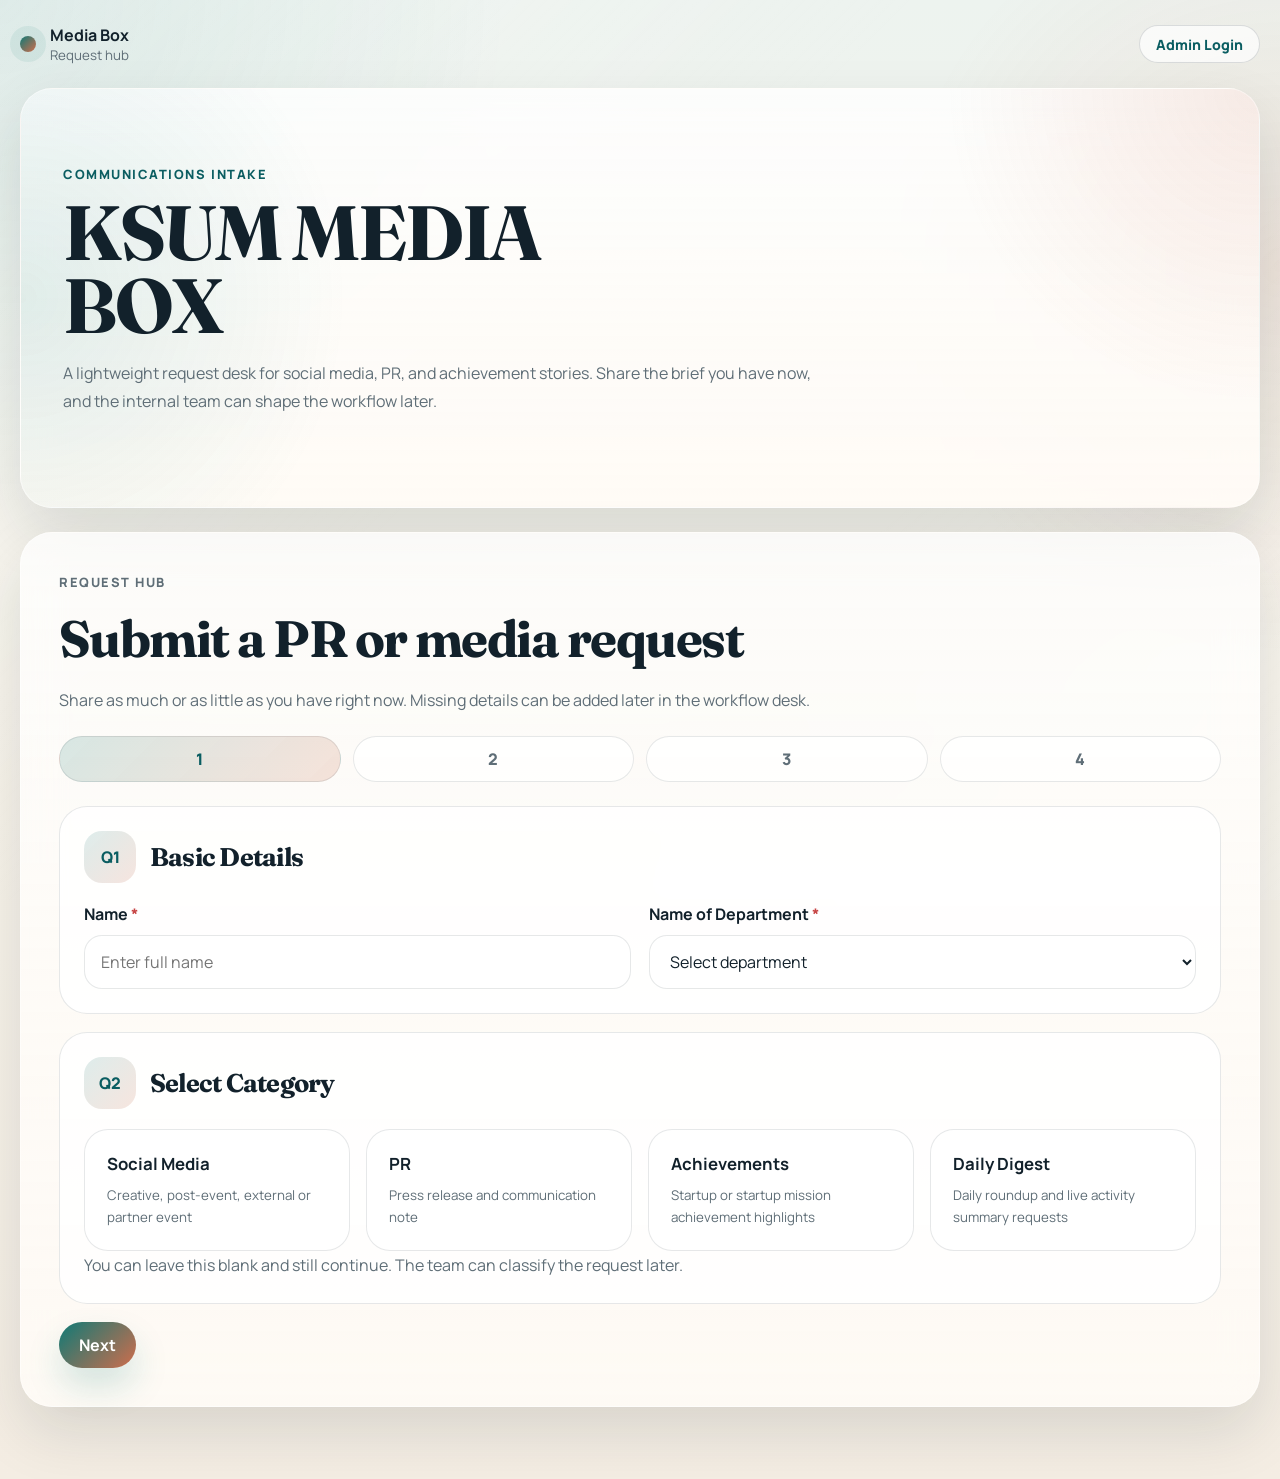
<file: index.html>
<!doctype html>
<html lang="en">
  <head>
    <meta charset="utf-8">
    <meta name="viewport" content="width=device-width, initial-scale=1">
    <meta
      name="description"
      content="Media Box Request Hub for PR, social media, and achievement workflows."
    >
    <title>Media Box Request Hub</title>
    <link rel="preconnect" href="https://fonts.googleapis.com">
    <link rel="preconnect" href="https://fonts.gstatic.com" crossorigin>
    <link
      href="https://fonts.googleapis.com/css2?family=Manrope:wght@400;500;600;700;800&family=Fraunces:opsz,wght@9..144,600;9..144,700&display=swap"
      rel="stylesheet"
    >
    <link rel="stylesheet" href="styles.css">
  </head>
  <body>
    <div class="ambient-layer" aria-hidden="true"></div>

    <main class="app-shell">
      <header class="topbar">
        <a class="brand-mark" href="index.html">
          <span class="brand-mark-dot"></span>
          <span>
            <strong>Media Box</strong>
            <small>Request hub</small>
          </span>
        </a>

        <div class="topbar-actions">
          <a class="login-tab" href="dashboard.html">Admin Login</a>
        </div>
      </header>

      <section class="hero-panel hero-panel-clean">
        <div class="hero-copy">
          <p class="eyebrow">Communications Intake</p>
          <h1>KSUM MEDIA BOX</h1>
          <p class="hero-text">
            A lightweight request desk for social media, PR, and achievement stories.
            Share the brief you have now, and the internal team can shape the workflow later.
          </p>
        </div>
      </section>

      <section class="form-shell" id="requestHub">
        <div class="section-heading">
          <p class="eyebrow">Request Hub</p>
          <h2>Submit a PR or media request</h2>
          <p>
            Share as much or as little as you have right now. Missing details can be added later in the workflow desk.
          </p>
        </div>

        <div class="progress-strip" aria-label="Form progress">
          <div class="progress-step is-active" data-progress-step="intro">1</div>
          <div class="progress-step" data-progress-step="social-type">2</div>
          <div class="progress-step" data-progress-step="details">3</div>
          <div class="progress-step" data-progress-step="summary">4</div>
        </div>

        <form id="mediaRequestForm" class="media-form" novalidate>
          <div class="step-panel" data-step-panel="intro">
            <section class="form-section">
              <div class="section-title">
                <span>Q1</span>
                <h3>Basic Details</h3>
              </div>

              <div class="field-grid two-col">
                <label class="field">
                  <span>Name <strong class="required-mark">*</strong></span>
                  <input type="text" name="employeeName" placeholder="Enter full name" required>
                </label>

                <label class="field">
                  <span>Name of Department <strong class="required-mark">*</strong></span>
                  <select name="department" required>
                    <option value="">Select department</option>
                    <option>Rink</option>
                    <option>IEDC</option>
                    <option>Grants</option>
                    <option>Investment</option>
                    <option>Coworking</option>
                    <option>Corporate Relations</option>
                    <option>Women</option>
                    <option>Incubation</option>
                    <option>IT</option>
                    <option>Infra</option>
                    <option>HR</option>
                    <option>Admin</option>
                    <option>Accounts</option>
                  </select>
                </label>
              </div>
            </section>

            <section class="form-section">
              <div class="section-title">
                <span>Q2</span>
                <h3>Select Category</h3>
              </div>

              <div class="choice-grid" role="radiogroup" aria-label="Select request category">
                <label class="choice-card">
                  <input type="radio" name="category" value="Social Media">
                  <strong>Social Media</strong>
                  <small>Creative, post-event, external or partner event</small>
                </label>

                <label class="choice-card">
                  <input type="radio" name="category" value="PR">
                  <strong>PR</strong>
                  <small>Press release and communication note</small>
                </label>

                <label class="choice-card">
                  <input type="radio" name="category" value="Achievements">
                  <strong>Achievements</strong>
                  <small>Startup or startup mission achievement highlights</small>
                </label>

                <label class="choice-card">
                  <input type="radio" name="category" value="Daily Digest">
                  <strong>Daily Digest</strong>
                  <small>Daily roundup and live activity summary requests</small>
                </label>
              </div>

              <p class="support-copy">
                You can leave this blank and still continue. The team can classify the request later.
              </p>
            </section>

            <div class="step-actions">
              <button type="button" class="primary-button" id="introNextButton">Next</button>
            </div>
          </div>

          <div class="step-panel hidden" data-step-panel="social-type">
            <section class="form-section">
              <div class="section-title">
                <span>Q3</span>
                <h3>Social Media Type</h3>
              </div>

              <div class="choice-grid" role="radiogroup" aria-label="Select social media type">
                <label class="choice-card">
                  <input type="radio" name="socialType" value="New Creative">
                  <strong>New Creative</strong>
                  <small>Fresh event creative or promotional post</small>
                </label>

                <label class="choice-card">
                  <input type="radio" name="socialType" value="Post Event">
                  <strong>Post-Event</strong>
                  <small>Poster based on completed event coverage</small>
                </label>

                <label class="choice-card">
                  <input type="radio" name="socialType" value="External or Partner Event">
                  <strong>External or Partner Event</strong>
                  <small>External event promotion or collaboration post</small>
                </label>
              </div>

              <p class="support-copy">
                If you are not sure yet, move ahead anyway. The request will still be saved.
              </p>
            </section>

            <div class="step-actions">
              <button type="button" class="ghost-button" data-go-step="intro">Back</button>
              <button type="button" class="primary-button" id="socialTypeNextButton">Next</button>
            </div>
          </div>

          <div class="step-panel hidden" data-step-panel="social-details">
            <section class="form-section hidden" data-social-branch="New Creative">
              <div class="section-title">
                <span>Q4</span>
                <h3>New Creative Details</h3>
              </div>

              <div class="field-grid two-col">
                <label class="field">
                  <span>Name of event</span>
                  <input type="text" name="newCreativeEventName">
                </label>
                <label class="field">
                  <span>Date of event</span>
                  <input type="date" name="newCreativeEventDate">
                </label>
                <label class="field">
                  <span>Time</span>
                  <input type="time" name="newCreativeEventTime">
                </label>
                <label class="field">
                  <span>Location</span>
                  <input type="text" name="newCreativeLocation" placeholder="Venue / city">
                </label>
                <label class="field">
                  <span>Registration Link</span>
                  <input type="url" name="newCreativeRegistrationLink" placeholder="https://">
                </label>
                <label class="field">
                  <span>Drive link to photographs</span>
                  <input type="url" name="newCreativePhotoDriveLink" placeholder="https://">
                </label>
                <label class="field">
                  <span>LinkedIn Profile</span>
                  <input type="url" name="newCreativeLinkedinProfile" placeholder="https://linkedin.com/in/...">
                </label>
                <label class="field">
                  <span>Partner institutions and logos</span>
                  <input type="text" name="newCreativePartnerInstitutions" placeholder="Institutions / logo notes">
                </label>
                <label class="field">
                  <span>Tagging links</span>
                  <input type="text" name="newCreativeTaggingLinks" placeholder="Instagram / LinkedIn / X handles">
                </label>
                <label class="field full-width">
                  <span>Brief description of the event</span>
                  <textarea name="newCreativeDescription" rows="4" placeholder="Share the message or event context"></textarea>
                </label>
                <div class="speaker-repeater full-width" data-speaker-repeater>
                  <div class="speaker-repeater-header">
                    <div>
                      <span class="speaker-kicker">Speaker Details</span>
                      <h4>Add one card per speaker.</h4>
                    </div>
                    <button type="button" class="ghost-button speaker-add-button" data-add-speaker>Add Another Speaker</button>
                  </div>
                  <div class="speaker-cards" data-speaker-cards></div>
                </div>
              </div>
            </section>

            <section class="form-section hidden" data-social-branch="Post Event">
              <div class="section-title">
                <span>Q4</span>
                <h3>Post-Event Details</h3>
              </div>

              <div class="field-grid two-col">
                <label class="field">
                  <span>Title</span>
                  <input type="text" name="postEventTitle">
                </label>
                <label class="field">
                  <span>Date</span>
                  <input type="date" name="postEventDate">
                </label>
                <label class="field">
                  <span>Location</span>
                  <input type="text" name="postEventLocation">
                </label>
                <label class="field">
                  <span>Drive link to photos or creatives</span>
                  <input type="url" name="postEventPhotoDriveLink" placeholder="https://">
                </label>
                <label class="field full-width">
                  <span>Tagging details</span>
                  <textarea name="postEventTaggingDetails" rows="3" placeholder="Mention accounts or URLs to tag"></textarea>
                </label>
              </div>
            </section>

            <section class="form-section hidden" data-social-branch="External or Partner Event">
              <div class="section-title">
                <span>Q4</span>
                <h3>External or Partner Event Details</h3>
              </div>

              <div class="field-grid two-col">
                <label class="field">
                  <span>Name of event</span>
                  <input type="text" name="externalEventName">
                </label>
                <label class="field">
                  <span>Partner organisation</span>
                  <input type="text" name="externalPartnerOrganisation">
                </label>
                <label class="field">
                  <span>Registration Link</span>
                  <input type="url" name="externalRegistrationLink" placeholder="https://">
                </label>
                <label class="field">
                  <span>Date</span>
                  <input type="date" name="externalEventDate">
                </label>
                <label class="field">
                  <span>Location</span>
                  <input type="text" name="externalEventLocation">
                </label>
                <label class="field">
                  <span>Creative to be published</span>
                  <input type="text" name="externalCreativeToBePublished" placeholder="Poster, story, reel, carousel">
                </label>
                <label class="field full-width">
                  <span>Tagging links</span>
                  <textarea name="externalTaggingLinks" rows="3" placeholder="Mention accounts or URLs to tag"></textarea>
                </label>
                <label class="field full-width upload-field">
                  <span>Upload posters or partner-event material</span>
                  <input type="file" name="externalEventUploads" accept="image/*,.pdf" multiple data-upload-input>
                  <small class="field-help">Upload event posters, partner creatives, or images that should go with this submission.</small>
                </label>
                <div class="upload-gallery full-width" data-upload-gallery></div>
              </div>
            </section>

            <section class="form-section submission-section">
              <div class="submit-panel">
                <div class="action-bar">
                  <button type="button" class="ghost-button" data-go-step="social-type">Back</button>
                  <button type="submit" class="primary-button">Submit</button>
                  <button type="button" class="ghost-button print-summary-button" disabled>Print / Save PDF</button>
                </div>
                <p class="status-message" role="status" aria-live="polite"></p>
              </div>
            </section>
          </div>

          <div class="step-panel hidden" data-step-panel="achievements">
            <section class="form-section">
              <div class="section-title">
                <span>Q3</span>
                <h3>Achievement Details</h3>
              </div>

              <div class="field-grid two-col">
                <label class="field">
                  <span>Startups / Startup mission</span>
                  <input type="text" name="achievementStartupName">
                </label>
                <label class="field">
                  <span>Photos if any</span>
                  <input type="url" name="achievementPhotos" placeholder="Drive link / image URL">
                </label>
                <label class="field">
                  <span>Logos to be included</span>
                  <input type="text" name="achievementLogos" placeholder="Startup / partner logos">
                </label>
                <label class="field">
                  <span>Tagging links</span>
                  <input type="text" name="achievementTaggingLinks" placeholder="Social handles or profile links">
                </label>
                <label class="field">
                  <span>Contact details of startup</span>
                  <input type="text" name="achievementContactDetails" placeholder="Can be filled later if needed">
                </label>
                <label class="field full-width">
                  <span>Brief description</span>
                  <textarea name="achievementDescription" rows="4" placeholder="Describe the achievement and why it matters"></textarea>
                </label>
                <label class="field full-width upload-field">
                  <span>Upload relevant images</span>
                  <input type="file" name="achievementUploads" accept="image/*,.pdf" multiple data-upload-input>
                  <small class="field-help">Upload achievement creatives, event images, certificates, or related visual material.</small>
                </label>
                <div class="upload-gallery full-width" data-upload-gallery></div>
              </div>
            </section>

            <section class="form-section submission-section">
              <div class="submit-panel">
                <div class="action-bar">
                  <button type="button" class="ghost-button" data-go-step="intro">Back</button>
                  <button type="submit" class="primary-button">Submit</button>
                  <button type="button" class="ghost-button print-summary-button" disabled>Print / Save PDF</button>
                </div>
                <p class="status-message" role="status" aria-live="polite"></p>
              </div>
            </section>
          </div>

          <div class="step-panel hidden" data-step-panel="pr">
            <section class="form-section">
              <div class="section-title">
                <span>Q3</span>
                <h3>Press Release Details</h3>
              </div>

              <div class="field-grid two-col">
                <label class="field full-width">
                  <span>What is the event or announcement?</span>
                  <textarea name="prEventAnnouncement" rows="3"></textarea>
                </label>
                <label class="field full-width">
                  <span>Who is involved?</span>
                  <textarea name="prWhoIsInvolved" rows="3"></textarea>
                </label>
                <label class="field">
                  <span>When will / did the event take place?</span>
                  <input type="datetime-local" name="prWhen">
                </label>
                <label class="field">
                  <span>Where is the event being held?</span>
                  <input type="text" name="prWhere">
                </label>
                <label class="field full-width">
                  <span>Why is this event or announcement significant?</span>
                  <textarea name="prWhySignificant" rows="3"></textarea>
                </label>
                <label class="field full-width">
                  <span>What are the key highlights or major announcements?</span>
                  <textarea name="prKeyHighlights" rows="3"></textarea>
                </label>
                <label class="field full-width">
                  <span>Are there any notable speakers or guests?</span>
                  <textarea name="prNotableSpeakers" rows="3"></textarea>
                </label>
                <label class="field full-width">
                  <span>What is the background or context of the event?</span>
                  <textarea name="prBackgroundContext" rows="3"></textarea>
                </label>
                <label class="field full-width">
                  <span>Are there any quotes from key individuals?</span>
                  <textarea name="prQuotes" rows="3"></textarea>
                </label>
                <label class="field full-width">
                  <span>Do you have any testimonials or feedback from attendees?</span>
                  <textarea name="prTestimonials" rows="3"></textarea>
                </label>
                <label class="field full-width">
                  <span>Are there any follow-up events or next steps?</span>
                  <textarea name="prFollowUpEvents" rows="3"></textarea>
                </label>
                <label class="field full-width">
                  <span>Where can readers find more information?</span>
                  <textarea name="prMoreInformation" rows="3" placeholder="Websites, social media pages, or contact details"></textarea>
                </label>
                <label class="field full-width upload-field">
                  <span>Upload PR creatives or related media</span>
                  <input type="file" name="prUploads" accept="image/*,.pdf" multiple data-upload-input>
                  <small class="field-help">Upload posters, press creatives, event visuals, or related PR material.</small>
                </label>
                <div class="upload-gallery full-width" data-upload-gallery></div>
                <label class="field full-width">
                  <span>Provide captions for the visual content</span>
                  <textarea name="prCaptions" rows="3"></textarea>
                </label>
                <label class="field full-width">
                  <span>Who will be the contact for review and POC?</span>
                  <textarea name="prContactPerson" rows="3"></textarea>
                </label>
              </div>
            </section>

            <section class="form-section submission-section">
              <div class="submit-panel">
                <div class="action-bar">
                  <button type="button" class="ghost-button" data-go-step="intro">Back</button>
                  <button type="submit" class="primary-button">Submit</button>
                  <button type="button" class="ghost-button print-summary-button" disabled>Print / Save PDF</button>
                </div>
                <p class="status-message" role="status" aria-live="polite"></p>
              </div>
            </section>
          </div>

          <div class="step-panel hidden" data-step-panel="daily-digest">
            <section class="form-section">
              <div class="section-title">
                <span>Q3</span>
                <h3>Daily Digest Details</h3>
              </div>

              <div class="field-grid two-col">
                <label class="field full-width upload-field">
                  <span>Upload your creative</span>
                  <input type="file" name="dailyDigestCreative" accept="image/*,.pdf" multiple data-upload-input>
                  <small class="field-help">Upload the creative asset meant for the daily digest.</small>
                </label>
                <div class="upload-gallery full-width" data-upload-gallery></div>
                <label class="field full-width">
                  <span>Title</span>
                  <input type="text" name="dailyDigestTitle" placeholder="Enter title">
                </label>
                <label class="field full-width">
                  <span>Description</span>
                  <textarea name="dailyDigestDescription" rows="4" placeholder="Write the short daily digest copy"></textarea>
                </label>
                <label class="field full-width">
                  <span>Application link or link if any</span>
                  <input type="url" name="dailyDigestLink" placeholder="https://">
                </label>
              </div>
            </section>

            <section class="form-section submission-section">
              <div class="submit-panel">
                <div class="action-bar">
                  <button type="button" class="ghost-button" data-go-step="intro">Back</button>
                  <button type="submit" class="primary-button">Submit</button>
                  <button type="button" class="ghost-button print-summary-button" disabled>Print / Save PDF</button>
                </div>
                <p class="status-message" role="status" aria-live="polite"></p>
              </div>
            </section>
          </div>

          <div class="step-panel hidden" data-step-panel="details-empty">
            <section class="form-section">
              <div class="section-title">
                <span>Q3</span>
                <h3>Ready to Submit</h3>
              </div>
              <p class="empty-state-copy">
                No category has been selected yet. You can still submit this as a rough request, and the team can classify it from the workflow desk later.
              </p>
            </section>

            <section class="form-section submission-section">
              <div class="submit-panel">
                <div class="action-bar">
                  <button type="button" class="ghost-button" data-go-step="intro">Back</button>
                  <button type="submit" class="primary-button">Submit</button>
                  <button type="button" class="ghost-button print-summary-button" disabled>Print / Save PDF</button>
                </div>
                <p class="status-message" role="status" aria-live="polite"></p>
              </div>
            </section>
          </div>
        </form>
      </section>

      <section class="summary-shell hidden" id="summarySection">
        <div class="section-heading">
          <p class="eyebrow">Submission Summary</p>
          <h2>Your request has been captured</h2>
          <p>
            The summary below is ready to print, save, or review. It is also added to the workflow desk locally for the rough admin view.
          </p>
        </div>

        <div class="summary-card" id="summaryCard">
          <div class="summary-placeholder">
            Submit the form to generate a structured summary here.
          </div>
        </div>
      </section>
    </main>

    <script src="script.js"></script>
  </body>
</html>
</file>
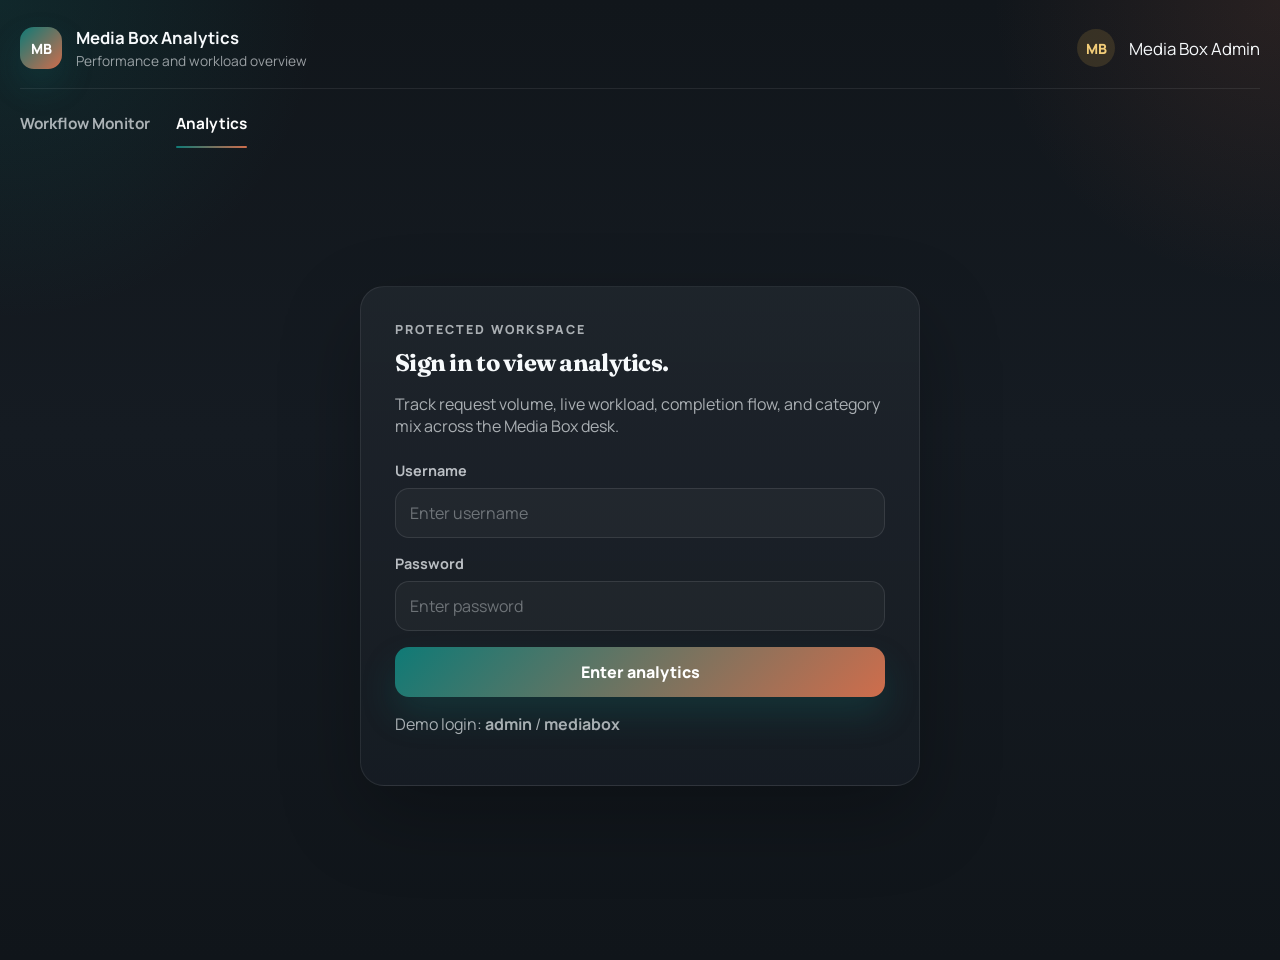
<file: analytics.html>
<!doctype html>
<html lang="en">
  <head>
    <meta charset="utf-8">
    <meta name="viewport" content="width=device-width, initial-scale=1">
    <meta
      name="description"
      content="Media Box analytics dashboard for PR, social media, achievements, and daily digest activity."
    >
    <title>Media Box Analytics</title>
    <link rel="preconnect" href="https://fonts.googleapis.com">
    <link rel="preconnect" href="https://fonts.gstatic.com" crossorigin>
    <link
      href="https://fonts.googleapis.com/css2?family=Manrope:wght@400;500;600;700;800&family=Fraunces:opsz,wght@9..144,600;9..144,700&display=swap"
      rel="stylesheet"
    >
    <link rel="stylesheet" href="styles.css">
  </head>
  <body class="ops-theme">
    <main class="ops-shell">
      <header class="ops-topbar">
        <a class="ops-brand" href="index.html">
          <span class="ops-brand-mark">MB</span>
          <span>
            <strong>Media Box Analytics</strong>
            <small>Performance and workload overview</small>
          </span>
        </a>

        <div class="ops-userbar">
          <span class="ops-user-chip">MB</span>
          <span class="ops-user-label">Media Box Admin</span>
          <button class="ops-ghost-button is-hidden" id="logoutButton" type="button">Sign out</button>
        </div>
      </header>

      <nav class="ops-nav">
        <a class="ops-nav-link" href="dashboard.html">Workflow Monitor</a>
        <a class="ops-nav-link is-active" href="analytics.html">Analytics</a>
      </nav>

      <section class="ops-login-shell" id="loginShell">
        <div class="ops-login-card">
          <p class="ops-kicker">Protected Workspace</p>
          <h1>Sign in to view analytics.</h1>
          <p>
            Track request volume, live workload, completion flow, and category mix across the Media Box desk.
          </p>

          <form class="ops-login-form" id="loginForm">
            <label class="ops-field">
              <span>Username</span>
              <input type="text" name="username" placeholder="Enter username" autocomplete="username">
            </label>
            <label class="ops-field">
              <span>Password</span>
              <input type="password" name="password" placeholder="Enter password" autocomplete="current-password">
            </label>
            <button class="ops-primary-button" type="submit">Enter analytics</button>
          </form>

          <p class="ops-help">
            Demo login:
            <strong>admin</strong>
            /
            <strong>mediabox</strong>
          </p>
          <p class="status-message" id="loginStatus" role="status" aria-live="polite"></p>
        </div>
      </section>

      <section class="is-hidden" id="analyticsApp">
        <div class="ops-metrics-grid" id="metricsGrid"></div>

        <section class="ops-analytics-grid">
          <article class="ops-panel">
            <div class="section-heading">
              <p class="eyebrow">Category Mix</p>
              <h2>Request distribution</h2>
              <p>Where the incoming request load is coming from right now.</p>
            </div>
            <div class="ops-bar-list" id="categoryBreakdown"></div>
          </article>

          <article class="ops-panel">
            <div class="section-heading">
              <p class="eyebrow">Status Overview</p>
              <h2>Current flow</h2>
              <p>How requests are moving through the desk today.</p>
            </div>
            <div class="ops-donut-grid" id="statusBreakdown"></div>
          </article>

          <article class="ops-panel">
            <div class="section-heading">
              <p class="eyebrow">Team Load</p>
              <h2>Assignment snapshot</h2>
              <p>Active work grouped by team for easier balancing.</p>
            </div>
            <div class="ops-bar-list" id="teamBreakdown"></div>
          </article>

          <article class="ops-panel">
            <div class="section-heading">
              <p class="eyebrow">Recent Closures</p>
              <h2>Monthly completion trend</h2>
              <p>Only the latest two months are shown in the live workspace view.</p>
            </div>
            <div class="ops-mini-timeline" id="monthlyCompletions"></div>
          </article>
        </section>

        <section class="ops-panel">
          <div class="section-heading">
            <p class="eyebrow">Live Activity</p>
            <h2>Active requests</h2>
            <p>A quick list of requests still moving inside the workflow monitor.</p>
          </div>

          <div class="ops-table-shell">
            <table class="ops-table">
              <thead>
                <tr>
                  <th>Title</th>
                  <th>Category</th>
                  <th>Status</th>
                  <th>Team</th>
                  <th>Assignee</th>
                  <th>Created</th>
                </tr>
              </thead>
              <tbody id="activeTableBody"></tbody>
            </table>
          </div>
        </section>
      </section>
    </main>

    <script src="analytics.js"></script>
  </body>
</html>
</file>
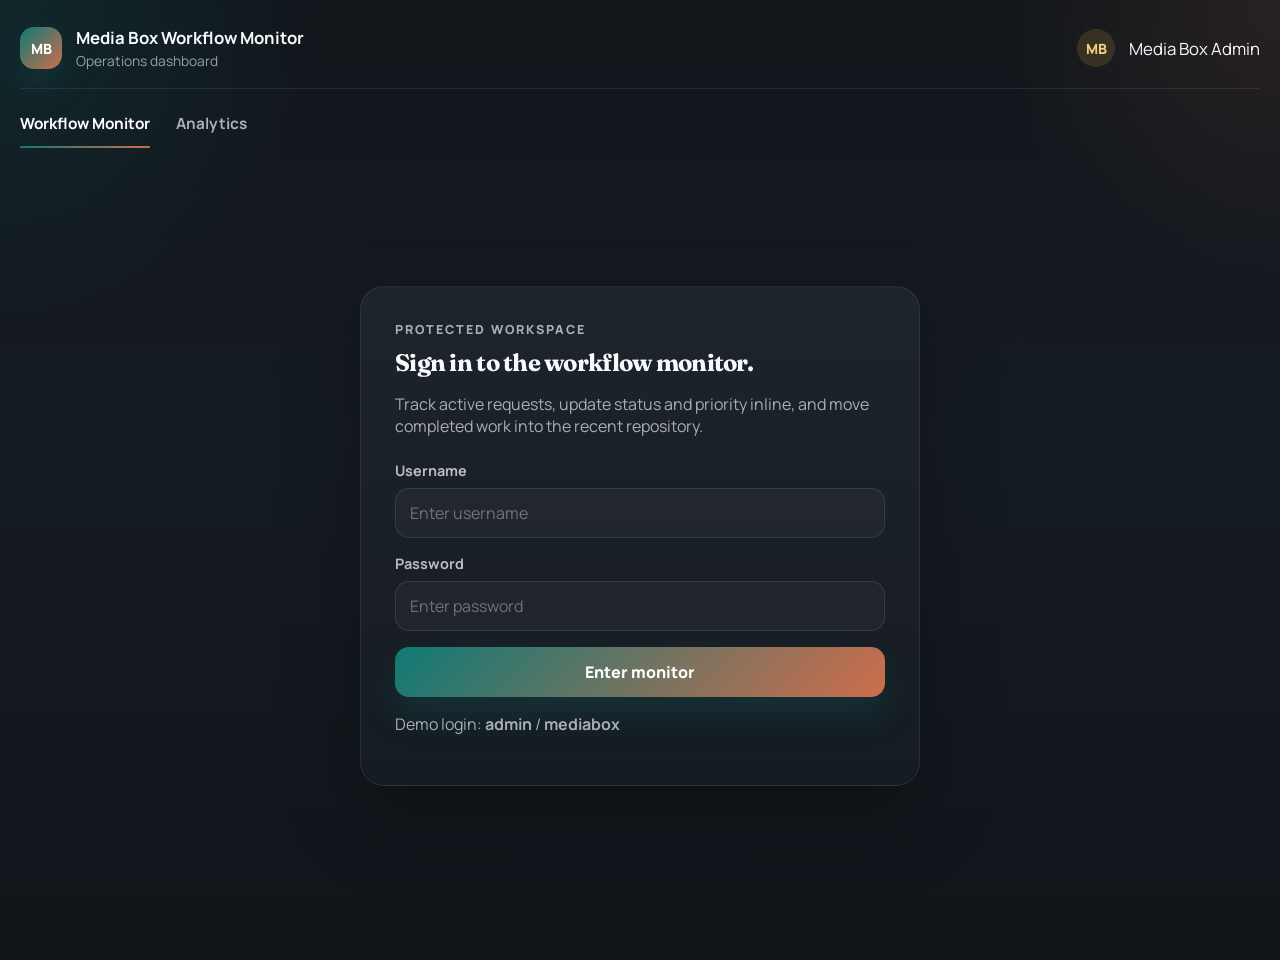
<file: dashboard.html>
<!doctype html>
<html lang="en">
  <head>
    <meta charset="utf-8">
    <meta name="viewport" content="width=device-width, initial-scale=1">
    <meta
      name="description"
      content="Media Box workflow monitor for PR, social media, achievements, and daily digest operations."
    >
    <title>Media Box Workflow Monitor</title>
    <link rel="preconnect" href="https://fonts.googleapis.com">
    <link rel="preconnect" href="https://fonts.gstatic.com" crossorigin>
    <link
      href="https://fonts.googleapis.com/css2?family=Manrope:wght@400;500;600;700;800&family=Fraunces:opsz,wght@9..144,600;9..144,700&display=swap"
      rel="stylesheet"
    >
    <link rel="stylesheet" href="styles.css">
  </head>
  <body class="ops-theme">
    <main class="ops-shell">
      <header class="ops-topbar">
        <a class="ops-brand" href="index.html">
          <span class="ops-brand-mark">MB</span>
          <span>
            <strong>Media Box Workflow Monitor</strong>
            <small>Operations dashboard</small>
          </span>
        </a>

        <div class="ops-userbar">
          <span class="ops-user-chip">MB</span>
          <span class="ops-user-label">Media Box Admin</span>
          <button class="ops-ghost-button is-hidden" id="logoutButton" type="button">Sign out</button>
        </div>
      </header>

      <nav class="ops-nav">
        <a class="ops-nav-link is-active" href="dashboard.html">Workflow Monitor</a>
        <a class="ops-nav-link" href="analytics.html">Analytics</a>
      </nav>

      <section class="ops-login-shell" id="loginShell">
        <div class="ops-login-card">
          <p class="ops-kicker">Protected Workspace</p>
          <h1>Sign in to the workflow monitor.</h1>
          <p>
            Track active requests, update status and priority inline, and move completed work into the recent repository.
          </p>

          <form class="ops-login-form" id="loginForm">
            <label class="ops-field">
              <span>Username</span>
              <input type="text" name="username" placeholder="Enter username" autocomplete="username">
            </label>
            <label class="ops-field">
              <span>Password</span>
              <input type="password" name="password" placeholder="Enter password" autocomplete="current-password">
            </label>
            <button class="ops-primary-button" type="submit">Enter monitor</button>
          </form>

          <p class="ops-help">
            Demo login:
            <strong>admin</strong>
            /
            <strong>mediabox</strong>
          </p>
          <p class="status-message" id="loginStatus" role="status" aria-live="polite"></p>
        </div>
      </section>

      <section class="is-hidden" id="dashboardApp">
        <section class="ops-category-tabs" id="categoryTabs"></section>

        <section class="ops-panel">
          <div class="ops-filter-row">
            <label class="ops-filter">
              <span>Search</span>
              <input type="search" id="searchInput" placeholder="Search title, requester, ID">
            </label>
            <label class="ops-filter">
              <span>Status</span>
              <select id="statusFilter">
                <option value="">All active statuses</option>
                <option>Will Do</option>
                <option>Ongoing</option>
              </select>
            </label>
            <label class="ops-filter">
              <span>Category</span>
              <select id="categoryFilter">
                <option value="">All categories</option>
              </select>
            </label>
            <label class="ops-filter">
              <span>Priority</span>
              <select id="priorityFilter">
                <option value="">All priorities</option>
                <option>Standard</option>
                <option>High Touch</option>
                <option>Fast Turnaround</option>
              </select>
            </label>
            <button class="ops-export-button" id="exportButton" type="button">Export CSV</button>
          </div>

          <div class="ops-table-shell">
            <table class="ops-table">
              <thead>
                <tr>
                  <th>ID</th>
                  <th>Title</th>
                  <th>Category</th>
                  <th>Priority</th>
                  <th>Status</th>
                  <th>Date</th>
                  <th>Assigned</th>
                </tr>
              </thead>
              <tbody id="monitorTableBody"></tbody>
            </table>
          </div>
        </section>

        <section class="ops-panel">
          <div class="section-heading">
            <p class="eyebrow">Recent Repository</p>
            <h2>Completed items</h2>
            <p>
              Minimal records are grouped month-wise for the latest two months only. Older completed items are removed from the live page view.
            </p>
          </div>

          <div class="ops-archive-groups" id="archiveGroups"></div>
        </section>
      </section>
    </main>

    <script src="dashboard.js"></script>
  </body>
</html>
</file>
<file: styles.css>
:root {
  --ink: #12212b;
  --muted: #5f6e77;
  --paper: #f7f3ea;
  --panel: rgba(255, 255, 255, 0.8);
  --panel-strong: rgba(255, 255, 255, 0.92);
  --line: rgba(18, 33, 43, 0.1);
  --line-strong: rgba(18, 33, 43, 0.16);
  --teal: #0f7a76;
  --teal-deep: #0a5d61;
  --copper: #cf6d4c;
  --peach: #f5d9c8;
  --sage: #dce8e0;
  --gold: #c49a46;
  --shadow: 0 26px 60px rgba(18, 33, 43, 0.12);
  --shadow-strong: 0 30px 80px rgba(18, 33, 43, 0.18);
  --radius: 28px;
  --radius-sm: 18px;
}

* {
  box-sizing: border-box;
}

html {
  scroll-behavior: smooth;
}

body {
  margin: 0;
  min-height: 100vh;
  color: var(--ink);
  font-family: "Manrope", system-ui, sans-serif;
  background:
    radial-gradient(circle at top left, rgba(15, 122, 118, 0.12), transparent 26%),
    radial-gradient(circle at 100% 18%, rgba(207, 109, 76, 0.12), transparent 22%),
    linear-gradient(180deg, #edf3ef 0%, #f7f3ea 46%, #f4ede3 100%);
}

button,
input,
select,
textarea {
  font: inherit;
}

button,
a {
  transition: transform 180ms ease, box-shadow 180ms ease, border-color 180ms ease, background 180ms ease;
}

button {
  border: 0;
  cursor: pointer;
}

a {
  color: inherit;
  text-decoration: none;
}

.hidden {
  display: none !important;
}

.ambient-layer {
  position: fixed;
  inset: 0;
  pointer-events: none;
  background:
    linear-gradient(135deg, rgba(255, 255, 255, 0.28), transparent 42%),
    linear-gradient(320deg, rgba(255, 255, 255, 0.18), transparent 36%);
}

.app-shell,
.dashboard-shell {
  position: relative;
  z-index: 1;
  width: min(1240px, calc(100% - 32px));
  margin: 0 auto;
  padding: 24px 0 72px;
}

.topbar,
.dashboard-topbar {
  display: flex;
  flex-wrap: wrap;
  align-items: center;
  justify-content: space-between;
  gap: 18px;
  margin-bottom: 24px;
}

.brand-mark {
  display: inline-flex;
  align-items: center;
  gap: 14px;
}

.brand-mark-dot {
  width: 16px;
  height: 16px;
  border-radius: 999px;
  background: linear-gradient(135deg, var(--teal), var(--copper));
  box-shadow: 0 0 0 10px rgba(15, 122, 118, 0.08);
}

.brand-mark strong {
  display: block;
  font-size: 1rem;
}

.brand-mark small {
  display: block;
  color: var(--muted);
}

.topbar-actions,
.dashboard-actions,
.hero-actions,
.step-actions,
.action-bar,
.drawer-actions,
.board-toolbar {
  display: flex;
  flex-wrap: wrap;
  gap: 12px;
}

.login-tab {
  display: inline-flex;
  align-items: center;
  justify-content: center;
  min-height: 38px;
  padding: 8px 16px;
  border: 1px solid rgba(18, 33, 43, 0.14);
  border-radius: 999px;
  background: rgba(255, 255, 255, 0.7);
  color: var(--teal-deep);
  font-size: 0.88rem;
  font-weight: 800;
}

.primary-link,
.ghost-link,
.primary-button,
.ghost-button,
.chip-button,
.mini-button,
.lane-action,
.login-button {
  display: inline-flex;
  align-items: center;
  justify-content: center;
  min-height: 46px;
  padding: 12px 20px;
  border-radius: 999px;
  font-weight: 700;
}

.primary-link,
.primary-button,
.login-button {
  background: linear-gradient(135deg, var(--teal), var(--copper));
  color: #fff;
  box-shadow: 0 18px 34px rgba(15, 122, 118, 0.18);
}

.ghost-link,
.ghost-button,
.chip-button,
.mini-button,
.lane-action {
  background: rgba(255, 255, 255, 0.74);
  color: var(--ink);
  border: 1px solid var(--line);
}

.primary-link:hover,
.ghost-link:hover,
.primary-button:hover,
.ghost-button:hover,
.chip-button:hover,
.mini-button:hover,
.lane-action:hover,
.login-button:hover,
.choice-card:hover,
.task-card:hover,
.metric-card:hover,
.panel:hover,
.form-section:hover,
.preview-card:hover {
  transform: translateY(-2px);
}

.hero-panel,
.form-shell,
.summary-shell,
.panel,
.preview-card,
.login-shell,
.drawer-panel,
.lane,
.task-card,
.metric-card {
  border: 1px solid rgba(255, 255, 255, 0.44);
  border-radius: 32px;
  background: linear-gradient(180deg, rgba(255, 255, 255, 0.74), rgba(255, 251, 246, 0.9));
  box-shadow: var(--shadow);
  backdrop-filter: blur(20px);
}

.hero-panel {
  display: grid;
  grid-template-columns: minmax(0, 1.15fr) minmax(320px, 0.85fr);
  gap: 26px;
  padding: clamp(26px, 4vw, 42px);
}

.hero-panel-clean {
  grid-template-columns: 1fr;
  min-height: 420px;
  align-items: center;
  background:
    radial-gradient(circle at top right, rgba(207, 109, 76, 0.12), transparent 24%),
    radial-gradient(circle at left center, rgba(15, 122, 118, 0.12), transparent 26%),
    linear-gradient(180deg, rgba(255, 255, 255, 0.82), rgba(255, 251, 246, 0.95));
}

.hero-copy h1,
.section-heading h2,
.section-title h3,
.summary-block h4,
.lane h3,
.drawer-title h3,
.login-card h1,
.empty-dashboard h2 {
  margin: 0;
  font-family: "Fraunces", Georgia, serif;
  letter-spacing: -0.03em;
}

.hero-copy h1 {
  font-size: clamp(2.8rem, 6vw, 5rem);
  line-height: 0.95;
  max-width: 12ch;
}

.hero-panel-clean .hero-copy {
  max-width: 760px;
}

.hero-text,
.section-heading p,
.support-copy,
.empty-state-copy,
.task-subtitle,
.drawer-copy,
.login-help,
.empty-dashboard p {
  color: var(--muted);
  line-height: 1.75;
}

.eyebrow {
  margin: 0 0 14px;
  color: var(--teal-deep);
  font-size: 0.8rem;
  font-weight: 800;
  letter-spacing: 0.12em;
  text-transform: uppercase;
}

.hero-metrics {
  display: grid;
  grid-template-columns: repeat(3, minmax(0, 1fr));
  gap: 16px;
  margin-top: 28px;
}

.workflow-hero {
  display: flex;
  flex-wrap: wrap;
  align-items: flex-end;
  justify-content: space-between;
  gap: 18px;
  margin-bottom: 20px;
}

.workflow-hero-note {
  max-width: 320px;
  padding: 18px;
  border: 1px solid var(--line);
  border-radius: 20px;
  background: rgba(247, 250, 250, 0.82);
}

.workflow-hero-note strong {
  display: block;
  margin-bottom: 8px;
  color: var(--teal-deep);
}

.workflow-hero-note span {
  color: var(--muted);
  line-height: 1.7;
}

.hero-metrics article,
.preview-lanes article,
.metric-card {
  padding: 18px;
  border: 1px solid var(--line);
  border-radius: 22px;
  background: rgba(255, 255, 255, 0.6);
}

.hero-metrics strong,
.preview-lanes strong,
.metric-card strong {
  display: block;
  margin-bottom: 8px;
}

.hero-metrics span,
.preview-lanes span,
.metric-card span {
  color: var(--muted);
  font-size: 0.95rem;
  line-height: 1.6;
}

.hero-preview {
  display: flex;
}

.preview-card {
  width: 100%;
  padding: 24px;
  background:
    radial-gradient(circle at top right, rgba(207, 109, 76, 0.14), transparent 26%),
    linear-gradient(180deg, rgba(13, 34, 46, 0.92), rgba(12, 65, 79, 0.95));
  color: #f5f8f9;
}

.preview-header {
  display: flex;
  align-items: center;
  justify-content: space-between;
  gap: 12px;
  margin-bottom: 18px;
}

.preview-header p,
.preview-header span {
  margin: 0;
}

.preview-header p {
  font-weight: 700;
}

.preview-header span {
  padding: 8px 12px;
  border-radius: 999px;
  background: rgba(255, 255, 255, 0.12);
  font-size: 0.85rem;
}

.preview-lanes {
  display: grid;
  gap: 16px;
}

.preview-lanes section {
  padding: 18px;
  border-radius: 22px;
  background: rgba(255, 255, 255, 0.07);
}

.preview-lanes h2 {
  margin: 0 0 12px;
  font-size: 1rem;
}

.form-shell,
.summary-shell,
.panel {
  margin-top: 24px;
  padding: clamp(24px, 4vw, 38px);
}

.section-heading {
  max-width: 760px;
}

.section-heading h2 {
  font-size: clamp(2rem, 4vw, 3.2rem);
}

.progress-strip {
  display: grid;
  grid-template-columns: repeat(4, minmax(0, 1fr));
  gap: 12px;
  margin: 22px 0 0;
}

.progress-step {
  display: grid;
  place-items: center;
  min-height: 46px;
  border-radius: 999px;
  border: 1px solid var(--line);
  background: rgba(255, 255, 255, 0.72);
  color: var(--muted);
  font-weight: 800;
}

.progress-step.is-active {
  background: linear-gradient(135deg, rgba(15, 122, 118, 0.16), rgba(207, 109, 76, 0.18));
  color: var(--teal-deep);
}

.progress-step.is-complete {
  background: linear-gradient(135deg, var(--teal), var(--teal-deep));
  color: #fff;
}

.media-form {
  margin-top: 24px;
}

.step-panel {
  display: grid;
  gap: 18px;
}

.form-section,
.submit-panel {
  padding: 24px;
  border: 1px solid var(--line);
  border-radius: var(--radius);
  background: var(--panel);
}

.section-title {
  display: flex;
  align-items: center;
  gap: 14px;
  margin-bottom: 20px;
}

.section-title span {
  display: grid;
  place-items: center;
  width: 52px;
  min-width: 52px;
  min-height: 52px;
  border-radius: 18px;
  background: linear-gradient(135deg, rgba(15, 122, 118, 0.14), rgba(207, 109, 76, 0.18));
  color: var(--teal-deep);
  font-weight: 800;
}

.section-title h3 {
  font-size: clamp(1.35rem, 2vw, 2rem);
}

.field-grid {
  display: grid;
  gap: 18px;
}

.field-grid.two-col {
  grid-template-columns: repeat(2, minmax(0, 1fr));
}

.compose-layout {
  display: grid;
  grid-template-columns: minmax(0, 1.35fr) minmax(280px, 0.65fr);
  gap: 22px;
  align-items: start;
}

.media-side-preview {
  position: sticky;
  top: 24px;
}

.media-preview-card {
  display: grid;
  gap: 14px;
  padding: 18px;
  border: 1px solid var(--line);
  border-radius: 24px;
  background: rgba(247, 249, 250, 0.86);
}

.media-preview-card h4 {
  margin: 0;
  font-family: "Fraunces", Georgia, serif;
  letter-spacing: -0.02em;
}

.media-preview-frame {
  display: grid;
  place-items: center;
  min-height: 260px;
  border: 1px dashed rgba(18, 33, 43, 0.16);
  border-radius: 20px;
  background: linear-gradient(180deg, rgba(255, 255, 255, 0.74), rgba(245, 247, 248, 0.92));
  overflow: hidden;
}

.media-preview-image {
  display: block;
  width: 100%;
  height: 100%;
  max-height: 360px;
  object-fit: cover;
}

.media-preview-empty,
.media-preview-link-state {
  display: grid;
  gap: 8px;
  justify-items: center;
  padding: 24px;
  text-align: center;
  color: var(--muted);
}

.media-preview-link-state strong {
  color: var(--ink);
}

.media-preview-copy {
  margin: 0;
  min-height: 74px;
  padding: 14px 16px;
  border-radius: 18px;
  background: rgba(255, 255, 255, 0.7);
  color: var(--ink);
  line-height: 1.6;
  white-space: pre-wrap;
}

.speaker-repeater {
  display: grid;
  gap: 16px;
  padding: 18px;
  border: 1px solid var(--line);
  border-radius: 24px;
  background: rgba(255, 255, 255, 0.62);
}

.speaker-repeater-header {
  display: flex;
  align-items: flex-start;
  justify-content: space-between;
  gap: 16px;
}

.speaker-kicker {
  display: block;
  margin-bottom: 6px;
  color: var(--teal-deep);
  font-size: 0.82rem;
  font-weight: 800;
  letter-spacing: 0.08em;
  text-transform: uppercase;
}

.speaker-repeater-header h4 {
  margin: 0;
  font-family: "Fraunces", Georgia, serif;
}

.speaker-add-button {
  min-height: 42px;
}

.speaker-cards {
  display: grid;
  gap: 14px;
}

.speaker-card {
  padding: 16px;
  border: 1px solid rgba(18, 33, 43, 0.1);
  border-radius: 20px;
  background: rgba(255, 255, 255, 0.72);
}

.speaker-card-header {
  display: flex;
  align-items: center;
  justify-content: space-between;
  gap: 12px;
  margin-bottom: 14px;
}

.speaker-card-grid {
  display: grid;
  grid-template-columns: repeat(2, minmax(0, 1fr));
  gap: 14px;
}

.speaker-remove-button {
  border: 1px solid rgba(18, 33, 43, 0.12);
  border-radius: 999px;
  background: rgba(255, 255, 255, 0.9);
  color: var(--copper);
  font-weight: 700;
  padding: 8px 14px;
}

.speaker-file-list {
  display: flex;
  flex-wrap: wrap;
  gap: 10px;
}

.speaker-file-chip {
  display: grid;
  gap: 4px;
  padding: 12px 14px;
  border: 1px solid rgba(18, 33, 43, 0.1);
  border-radius: 16px;
  background: rgba(247, 249, 250, 0.92);
}

.speaker-file-chip strong {
  word-break: break-word;
}

.speaker-file-chip span {
  color: var(--muted);
  font-size: 0.9rem;
}

.upload-field input[type="file"] {
  min-height: auto;
  padding: 12px;
  background: rgba(255, 255, 255, 0.92);
}

.field-help {
  color: var(--muted);
  font-size: 0.92rem;
  line-height: 1.5;
}

.upload-gallery {
  display: grid;
  grid-template-columns: repeat(auto-fit, minmax(180px, 1fr));
  gap: 14px;
}

.upload-empty-state {
  display: grid;
  place-items: center;
  min-height: 120px;
  padding: 20px;
  border: 1px dashed rgba(18, 33, 43, 0.16);
  border-radius: 20px;
  background: rgba(255, 255, 255, 0.5);
  color: var(--muted);
  text-align: center;
}

.upload-card {
  overflow: hidden;
  border: 1px solid var(--line);
  border-radius: 20px;
  background: rgba(255, 255, 255, 0.78);
}

.upload-card-image {
  display: block;
  width: 100%;
  height: 160px;
  object-fit: cover;
}

.upload-card-meta {
  display: grid;
  gap: 4px;
  padding: 14px;
}

.upload-card-meta strong {
  word-break: break-word;
}

.upload-card-meta span {
  color: var(--muted);
  font-size: 0.9rem;
}

.upload-card.is-document {
  display: grid;
  grid-template-columns: auto 1fr;
  align-items: center;
}

.upload-card-document {
  display: grid;
  place-items: center;
  width: 72px;
  height: 100%;
  min-height: 100%;
  background: rgba(15, 122, 118, 0.12);
  color: var(--teal-deep);
  font-weight: 800;
}

.field {
  display: grid;
  gap: 10px;
}

.field span,
.login-field span,
.team-form label,
.drawer-section label,
.filter-card label {
  font-weight: 700;
}

.required-mark {
  color: #c64343;
}

input,
select,
textarea {
  width: 100%;
  min-height: 54px;
  padding: 14px 16px;
  border: 1px solid var(--line);
  border-radius: 18px;
  background: rgba(255, 255, 255, 0.8);
  color: var(--ink);
}

textarea {
  min-height: 130px;
  resize: vertical;
}

input:focus,
select:focus,
textarea:focus {
  outline: 2px solid rgba(15, 122, 118, 0.2);
  border-color: rgba(15, 122, 118, 0.36);
}

.full-width {
  grid-column: 1 / -1;
}

.choice-grid {
  display: grid;
  grid-template-columns: repeat(auto-fit, minmax(220px, 1fr));
  gap: 16px;
}

.choice-card {
  display: grid;
  gap: 10px;
  padding: 22px;
  border: 1px solid var(--line);
  border-radius: 24px;
  background: rgba(255, 255, 255, 0.7);
  cursor: pointer;
}

.choice-card input {
  position: absolute;
  opacity: 0;
  pointer-events: none;
}

.choice-card.is-selected {
  border-color: rgba(15, 122, 118, 0.28);
  background: linear-gradient(135deg, rgba(15, 122, 118, 0.12), rgba(207, 109, 76, 0.14));
  box-shadow: 0 18px 34px rgba(15, 122, 118, 0.08);
}

.choice-card strong {
  font-size: 1.05rem;
}

.choice-card small {
  color: var(--muted);
  line-height: 1.6;
}

.support-copy,
.status-message,
.summary-note {
  margin: 0;
}

.status-message {
  color: var(--teal-deep);
  font-weight: 600;
}

.status-message.is-error {
  color: #a84f31;
}

.summary-shell {
  margin-bottom: 24px;
}

.summary-card {
  margin-top: 22px;
  padding: clamp(22px, 3vw, 30px);
}

.summary-placeholder {
  color: var(--muted);
}

.summary-header {
  display: flex;
  flex-wrap: wrap;
  align-items: flex-start;
  justify-content: space-between;
  gap: 18px;
  margin-bottom: 22px;
}

.summary-header h3 {
  margin: 0;
  font-size: clamp(1.9rem, 4vw, 2.7rem);
  font-family: "Fraunces", Georgia, serif;
}

.summary-meta p {
  margin: 0 0 10px;
  color: var(--muted);
}

.summary-grid {
  display: grid;
  grid-template-columns: repeat(2, minmax(0, 1fr));
  gap: 18px;
}

.summary-block {
  padding: 20px;
  border: 1px solid var(--line);
  border-radius: 22px;
  background: rgba(255, 255, 255, 0.66);
}

.summary-block h4 {
  margin-bottom: 14px;
  font-size: 1.3rem;
}

.summary-list {
  display: grid;
  gap: 12px;
}

.summary-row {
  display: grid;
  gap: 6px;
  padding-top: 12px;
  border-top: 1px solid rgba(18, 33, 43, 0.08);
}

.summary-row:first-child {
  padding-top: 0;
  border-top: 0;
}

.summary-row strong {
  color: var(--teal-deep);
}

.summary-row a {
  word-break: break-word;
  color: var(--copper);
}

.dashboard-grid {
  display: grid;
  grid-template-columns: minmax(0, 1fr) 360px;
  gap: 24px;
  align-items: start;
}

.metrics-grid {
  display: grid;
  grid-template-columns: repeat(4, minmax(0, 1fr));
  gap: 16px;
  margin-bottom: 20px;
}

.metric-card {
  padding: 20px;
  background: linear-gradient(180deg, rgba(255, 255, 255, 0.82), rgba(247, 248, 250, 0.92));
}

.metric-label {
  margin: 0 0 8px;
  color: var(--teal-deep);
  font-size: 0.76rem;
  font-weight: 800;
  letter-spacing: 0.12em;
  text-transform: uppercase;
}

.metric-card p,
.lane-header p,
.task-meta p,
.drawer-meta p,
.login-card p {
  margin: 0;
}

.metric-card strong {
  font-size: 1.9rem;
}

.toolbar-grid {
  display: grid;
  grid-template-columns: repeat(4, minmax(0, 1fr));
  gap: 14px;
  margin-bottom: 20px;
}

.filter-card {
  display: grid;
  gap: 10px;
  padding: 16px;
  border: 1px solid var(--line);
  border-radius: 20px;
  background: rgba(255, 255, 255, 0.68);
}

.workflow-board {
  display: grid;
  grid-template-columns: repeat(3, minmax(0, 1fr));
  gap: 16px;
}

.lane {
  padding: 0 16px 16px;
  overflow: hidden;
  background: linear-gradient(180deg, rgba(255, 255, 255, 0.76), rgba(244, 245, 247, 0.96));
}

.lane-header {
  display: flex;
  align-items: flex-start;
  justify-content: space-between;
  gap: 12px;
  margin: 0 -16px 0;
  padding: 18px 16px;
  color: #fff;
}

.lane h3 {
  font-size: 1.3rem;
}

.lane-header p {
  color: rgba(255, 255, 255, 0.9);
  font-size: 0.9rem;
}

.lane-count {
  display: inline-flex;
  align-items: center;
  justify-content: center;
  min-width: 38px;
  min-height: 38px;
  padding: 6px 10px;
  border-radius: 999px;
  background: rgba(15, 122, 118, 0.1);
  color: var(--teal-deep);
  font-weight: 800;
}

.lane-will-do .lane-header {
  background: linear-gradient(135deg, #ff6a1a, #f15a24);
}

.lane-ongoing .lane-header {
  background: linear-gradient(135deg, #1db970, #0e9b87);
}

.lane-completed .lane-header {
  background: linear-gradient(135deg, #f4a62a, #eb8d17);
}

.lane-menu {
  min-width: 36px;
  min-height: 36px;
  padding: 0;
  border-radius: 999px;
  background: rgba(255, 255, 255, 0.14);
  color: #fff;
  font-size: 1.25rem;
  line-height: 1;
}

.lane-meta {
  display: grid;
  gap: 12px;
  padding: 16px 2px 12px;
}

.lane-meta-block {
  display: grid;
  gap: 8px;
}

.lane-meta-block span {
  color: var(--muted);
  font-size: 0.88rem;
  font-weight: 700;
}

.lane-meta-block p {
  margin: 0;
  color: var(--ink);
  font-weight: 700;
}

.lane-owners {
  display: flex;
  align-items: center;
  gap: 8px;
}

.owner-avatar,
.task-owner-avatar {
  display: inline-flex;
  align-items: center;
  justify-content: center;
  width: 34px;
  height: 34px;
  border-radius: 999px;
  background: linear-gradient(135deg, rgba(15, 122, 118, 0.12), rgba(207, 109, 76, 0.16));
  color: var(--teal-deep);
  font-size: 0.78rem;
  font-weight: 800;
}

.owner-avatar-add {
  border: 1px dashed rgba(18, 33, 43, 0.18);
  background: rgba(255, 255, 255, 0.68);
}

.lane-toolbar {
  display: flex;
  align-items: center;
  justify-content: space-between;
  gap: 12px;
  margin-bottom: 12px;
}

.lane-caption {
  color: var(--muted);
  font-size: 0.85rem;
  font-weight: 700;
}

.lane-cards {
  min-height: 220px;
  display: grid;
  gap: 14px;
}

.lane-empty {
  padding: 18px;
  border: 1px dashed var(--line-strong);
  border-radius: 20px;
  background: rgba(255, 255, 255, 0.52);
  color: var(--muted);
  line-height: 1.6;
}

.task-card {
  padding: 16px;
  border-radius: 24px;
  border: 1px solid var(--line);
  cursor: grab;
  background: linear-gradient(180deg, rgba(255, 255, 255, 0.96), rgba(249, 250, 251, 0.98));
  box-shadow: 0 14px 26px rgba(18, 33, 43, 0.08);
}

.task-card.dragging {
  opacity: 0.58;
}

.task-topline,
.task-meta,
.drawer-meta,
.team-chip-row,
.task-tags {
  display: flex;
  flex-wrap: wrap;
  gap: 10px;
}

.task-topline {
  align-items: center;
  justify-content: space-between;
  margin-bottom: 10px;
}

.pill,
.priority-pill,
.team-chip,
.chip-stat {
  display: inline-flex;
  align-items: center;
  padding: 8px 12px;
  border-radius: 999px;
  font-size: 0.82rem;
  font-weight: 800;
}

.pill {
  background: rgba(15, 122, 118, 0.1);
  color: var(--teal-deep);
}

.pill.is-pr {
  background: rgba(207, 109, 76, 0.12);
  color: #9b492d;
}

.priority-pill {
  background: rgba(196, 154, 70, 0.16);
  color: #88621d;
}

.team-chip,
.chip-stat {
  background: rgba(18, 33, 43, 0.06);
  color: var(--ink);
}

.task-title {
  margin: 0 0 8px;
  font-size: 1.1rem;
}

.task-subtitle {
  margin: 0 0 16px;
  font-size: 0.95rem;
}

.task-meta p,
.drawer-meta p {
  padding: 8px 12px;
  border-radius: 14px;
  background: rgba(18, 33, 43, 0.05);
  color: var(--muted);
  font-size: 0.88rem;
}

.task-meta-grid {
  display: grid;
  grid-template-columns: repeat(2, minmax(0, 1fr));
  gap: 10px;
  margin-bottom: 14px;
}

.task-meta-card {
  padding: 12px;
  border: 1px solid rgba(18, 33, 43, 0.08);
  border-radius: 16px;
  background: #f7f9fa;
}

.task-meta-label {
  display: block;
  margin-bottom: 8px;
  color: var(--muted);
  font-size: 0.76rem;
  font-weight: 800;
  letter-spacing: 0.08em;
  text-transform: uppercase;
}

.task-meta-card strong {
  display: block;
  color: var(--ink);
  font-size: 0.95rem;
}

.task-owner-row {
  display: flex;
  align-items: center;
  gap: 10px;
}

.task-owner-row .task-owner-avatar {
  width: 30px;
  height: 30px;
}

.task-automation-list {
  display: grid;
  gap: 10px;
}

.automation-chip {
  display: grid;
  gap: 4px;
  padding: 10px 12px;
  border: 1px solid rgba(11, 136, 192, 0.28);
  border-left: 4px solid #1e95cf;
  border-radius: 14px;
  background: #f8fcff;
}

.automation-chip strong {
  color: #0d7db0;
  font-size: 1rem;
}

.automation-chip small {
  color: var(--muted);
}

.sidebar-stack {
  display: grid;
  gap: 18px;
  position: sticky;
  top: 18px;
}

.team-panel,
.detail-panel,
.empty-dashboard {
  padding: 22px;
}

.team-list,
.request-detail-grid,
.detail-group {
  display: grid;
  gap: 10px;
}

.team-form {
  display: grid;
  gap: 12px;
}

.team-chip-row {
  margin-top: 16px;
}

.team-chip button {
  border: 0;
  background: transparent;
  color: inherit;
  cursor: pointer;
  font-weight: 800;
}

.drawer-overlay {
  position: fixed;
  inset: 0;
  z-index: 20;
  display: flex;
  justify-content: flex-end;
  background: rgba(8, 19, 26, 0.24);
  opacity: 0;
  visibility: hidden;
  transition: opacity 180ms ease, visibility 180ms ease;
}

.drawer-overlay.is-open {
  opacity: 1;
  visibility: visible;
}

.drawer-panel {
  width: min(520px, 100%);
  height: 100%;
  padding: 24px;
  overflow-y: auto;
  border-radius: 32px 0 0 32px;
}

.drawer-header {
  display: flex;
  align-items: flex-start;
  justify-content: space-between;
  gap: 16px;
  margin-bottom: 18px;
}

.drawer-title h3 {
  font-size: 1.8rem;
}

.drawer-close {
  width: 46px;
  min-width: 46px;
  min-height: 46px;
  border-radius: 999px;
}

.drawer-section {
  margin-top: 18px;
  padding-top: 18px;
  border-top: 1px solid var(--line);
}

.drawer-section h4 {
  margin: 0 0 14px;
}

.detail-group {
  padding: 14px;
  border: 1px solid var(--line);
  border-radius: 18px;
  background: rgba(255, 255, 255, 0.6);
}

.detail-group strong {
  color: var(--teal-deep);
}

.detail-group span,
.detail-group a {
  color: var(--muted);
  word-break: break-word;
}

.login-shell {
  min-height: calc(100vh - 120px);
  display: grid;
  place-items: center;
  padding: 24px;
}

.login-card {
  width: min(540px, 100%);
  padding: clamp(28px, 5vw, 38px);
  border-radius: 32px;
  background:
    radial-gradient(circle at top right, rgba(207, 109, 76, 0.18), transparent 26%),
    linear-gradient(180deg, rgba(255, 255, 255, 0.82), rgba(255, 251, 246, 0.95));
  box-shadow: var(--shadow-strong);
}

.login-card h1 {
  font-size: clamp(2.3rem, 5vw, 3.4rem);
  line-height: 0.96;
}

.login-form {
  display: grid;
  gap: 14px;
  margin-top: 24px;
}

.login-field {
  display: grid;
  gap: 10px;
}

.login-help {
  margin-top: 18px;
}

.login-help strong {
  color: var(--teal-deep);
}

.empty-dashboard {
  display: grid;
  gap: 12px;
  justify-items: start;
}

.is-hidden {
  display: none !important;
}

@media (max-width: 1100px) {
  .hero-panel,
  .dashboard-grid,
  .compose-layout {
    grid-template-columns: 1fr;
  }

  .metrics-grid {
    grid-template-columns: repeat(2, minmax(0, 1fr));
  }

  .toolbar-grid,
  .workflow-board,
  .hero-metrics,
  .summary-grid {
    grid-template-columns: 1fr;
  }

  .task-meta-grid {
    grid-template-columns: 1fr;
  }

  .sidebar-stack {
    position: static;
  }

  .media-side-preview {
    position: static;
  }
}

@media (max-width: 760px) {
  .app-shell,
  .dashboard-shell {
    width: min(100% - 20px, 100%);
    padding: 16px 0 56px;
  }

  .field-grid.two-col,
  .choice-grid,
  .progress-strip,
  .metrics-grid {
    grid-template-columns: 1fr;
  }

  .hero-copy h1,
  .section-heading h2 {
    max-width: none;
  }

  .summary-header {
    flex-direction: column;
  }

  .drawer-panel {
    border-radius: 24px 24px 0 0;
    margin-top: auto;
    height: min(88vh, 100%);
  }
}

.planner-header-panel {
  display: grid;
  gap: 22px;
}

.planner-header {
  display: flex;
  align-items: flex-end;
  justify-content: space-between;
  gap: 18px;
}

.planner-tabs {
  display: grid;
  grid-template-columns: repeat(4, minmax(0, 1fr));
  gap: 12px;
}

.planner-tab {
  display: grid;
  gap: 6px;
  justify-items: start;
  padding: 16px 18px;
  border: 1px solid var(--line);
  border-radius: 22px;
  background: rgba(255, 255, 255, 0.78);
  color: var(--ink);
  text-align: left;
}

.planner-tab span {
  color: var(--muted);
  font-size: 0.88rem;
  font-weight: 700;
}

.planner-tab strong {
  font-size: 1.35rem;
}

.planner-tab.is-active {
  border-color: rgba(15, 122, 118, 0.2);
  background: linear-gradient(135deg, rgba(15, 122, 118, 0.14), rgba(207, 109, 76, 0.16));
  box-shadow: 0 16px 28px rgba(15, 122, 118, 0.08);
}

.planner-toolbar {
  display: grid;
  grid-template-columns: 1.4fr 1fr 1fr;
  gap: 14px;
}

.planner-layout {
  display: grid;
  grid-template-columns: minmax(0, 0.95fr) minmax(380px, 0.95fr);
  gap: 24px;
  margin-top: 24px;
  align-items: start;
}

.planner-list-panel,
.planner-detail-panel {
  padding: 24px;
}

.planner-list-header {
  display: flex;
  align-items: flex-start;
  justify-content: space-between;
  gap: 18px;
  margin-bottom: 18px;
}

.planner-copy {
  margin: 0;
  color: var(--muted);
  line-height: 1.7;
}

.planner-badge {
  display: inline-flex;
  align-items: center;
  justify-content: center;
  min-height: 42px;
  padding: 10px 14px;
  border-radius: 999px;
  background: rgba(15, 122, 118, 0.1);
  color: var(--teal-deep);
  font-weight: 800;
  white-space: nowrap;
}

.digest-board {
  display: grid;
  grid-template-columns: repeat(2, minmax(0, 1fr));
  gap: 14px;
  margin-bottom: 18px;
}

.digest-card {
  padding: 18px;
  border: 1px solid var(--line);
  border-radius: 22px;
  background: rgba(255, 255, 255, 0.72);
}

.digest-card strong {
  display: block;
  margin-bottom: 8px;
  font-size: 2rem;
}

.digest-card span {
  color: var(--muted);
  line-height: 1.6;
}

.digest-card-primary {
  grid-column: 1 / -1;
  background: linear-gradient(135deg, rgba(15, 122, 118, 0.12), rgba(207, 109, 76, 0.14));
}

.planner-list {
  display: grid;
  gap: 14px;
}

.active-requests-panel {
  display: grid;
  gap: 14px;
  margin-bottom: 18px;
  padding: 18px;
  border: 1px solid var(--line);
  border-radius: 22px;
  background: rgba(255, 255, 255, 0.62);
}

.active-requests-header h4,
.archive-group-header h3 {
  margin: 0;
  font-family: "Fraunces", Georgia, serif;
  letter-spacing: -0.02em;
}

.active-request-tabs {
  display: flex;
  flex-wrap: wrap;
  gap: 10px;
}

.active-request-tab {
  display: grid;
  gap: 4px;
  justify-items: start;
  min-width: 220px;
  padding: 14px 16px;
  border: 1px solid rgba(15, 122, 118, 0.16);
  border-radius: 18px;
  background: linear-gradient(135deg, rgba(15, 122, 118, 0.08), rgba(207, 109, 76, 0.1));
  text-align: left;
}

.active-request-tab span {
  font-weight: 800;
  color: var(--ink);
}

.active-request-tab small {
  color: var(--muted);
}

.active-requests-empty {
  padding: 16px;
}

.planner-card {
  display: grid;
  gap: 12px;
  padding: 18px;
  border: 1px solid var(--line);
  border-radius: 24px;
  background: rgba(255, 255, 255, 0.78);
  text-align: left;
}

.planner-card.is-active {
  border-color: rgba(15, 122, 118, 0.22);
  box-shadow: 0 18px 28px rgba(15, 122, 118, 0.08);
}

.planner-card-top,
.planner-card-meta,
.planner-detail-meta,
.planner-actions {
  display: flex;
  flex-wrap: wrap;
  gap: 10px;
}

.planner-card-top {
  align-items: center;
  justify-content: space-between;
}

.planner-status-chip,
.planner-card-date,
.planner-detail-meta span {
  display: inline-flex;
  align-items: center;
  padding: 8px 12px;
  border-radius: 999px;
  background: rgba(18, 33, 43, 0.06);
  color: var(--muted);
  font-size: 0.84rem;
  font-weight: 700;
}

.planner-status-chip {
  background: rgba(15, 122, 118, 0.12);
  color: var(--teal-deep);
}

.planner-card h4,
.planner-empty h3,
.planner-detail-hero h3,
.detail-section h4 {
  margin: 0;
  font-family: "Fraunces", Georgia, serif;
  letter-spacing: -0.02em;
}

.planner-card p,
.planner-empty p {
  margin: 0;
  color: var(--muted);
  line-height: 1.7;
}

.planner-card-meta span {
  color: var(--muted);
  font-size: 0.88rem;
  font-weight: 700;
}

.planner-empty {
  display: grid;
  gap: 12px;
  padding: 28px;
  border: 1px dashed var(--line-strong);
  border-radius: 24px;
  background: rgba(255, 255, 255, 0.5);
}

.planner-detail-panel {
  position: sticky;
  top: 18px;
}

.planner-detail-hero {
  display: grid;
  gap: 12px;
  margin-bottom: 20px;
}

.detail-section {
  margin-top: 20px;
  padding-top: 20px;
  border-top: 1px solid var(--line);
}

.detail-control-grid {
  display: grid;
  grid-template-columns: repeat(2, minmax(0, 1fr));
  gap: 16px;
}

.detail-helper {
  margin: 0 0 16px;
  color: var(--muted);
  line-height: 1.7;
}

.detail-helper strong {
  color: var(--ink);
}

.detail-grid {
  display: grid;
  gap: 12px;
  margin-top: 14px;
}

.detail-brief-grid {
  display: grid;
  grid-template-columns: repeat(2, minmax(0, 1fr));
  gap: 12px;
  margin-top: 14px;
}

.detail-brief-card {
  display: grid;
  gap: 6px;
  padding: 14px;
  border: 1px solid var(--line);
  border-radius: 18px;
  background: rgba(255, 255, 255, 0.62);
}

.detail-brief-card strong {
  color: var(--teal-deep);
}

.detail-brief-card span {
  color: var(--muted);
}

.detail-note-card {
  display: grid;
  gap: 8px;
  margin-top: 14px;
  padding: 16px;
  border: 1px solid var(--line);
  border-radius: 18px;
  background: rgba(247, 249, 250, 0.88);
}

.detail-note-card strong {
  color: var(--teal-deep);
}

.detail-note-card p {
  margin: 0;
  color: var(--muted);
  line-height: 1.7;
}

.detail-row {
  display: grid;
  gap: 6px;
  padding: 14px;
  border: 1px solid var(--line);
  border-radius: 18px;
  background: rgba(255, 255, 255, 0.62);
}

.detail-row strong {
  color: var(--teal-deep);
}

.detail-row span,
.detail-row a {
  color: var(--muted);
  word-break: break-word;
}

.team-inline-form {
  display: grid;
  grid-template-columns: minmax(0, 1fr) auto;
  gap: 12px;
}

.archive-panel {
  margin-top: 24px;
}

.archive-groups {
  display: grid;
  gap: 18px;
  margin-top: 22px;
}

.archive-group {
  padding: 20px;
  border: 1px solid var(--line);
  border-radius: 24px;
  background: rgba(255, 255, 255, 0.68);
}

.archive-group-header {
  display: flex;
  align-items: center;
  justify-content: space-between;
  gap: 12px;
  margin-bottom: 16px;
}

.archive-group-header span {
  color: var(--muted);
  font-weight: 700;
}

.archive-list {
  display: grid;
  gap: 12px;
}

.archive-card {
  display: grid;
  gap: 6px;
  padding: 14px 16px;
  border: 1px solid rgba(18, 33, 43, 0.08);
  border-radius: 18px;
  background: rgba(247, 249, 250, 0.88);
}

.archive-card strong {
  color: var(--ink);
}

.archive-card p,
.archive-card span {
  margin: 0;
  color: var(--muted);
}

@media (max-width: 1100px) {
  .planner-tabs,
  .planner-toolbar,
  .planner-layout,
  .digest-board {
    grid-template-columns: 1fr;
  }

  .planner-detail-panel {
    position: static;
  }
}

@media (max-width: 760px) {
  .detail-control-grid,
  .detail-brief-grid,
  .team-inline-form {
    grid-template-columns: 1fr;
  }
}

body.ops-theme {
  color: #edf1f4;
  background:
    radial-gradient(circle at top left, rgba(15, 122, 118, 0.18), transparent 20%),
    radial-gradient(circle at top right, rgba(207, 109, 76, 0.12), transparent 18%),
    linear-gradient(180deg, #11161b 0%, #151b22 45%, #10151a 100%);
}

.ops-shell {
  width: min(1440px, calc(100% - 40px));
  margin: 0 auto;
  padding: 26px 0 64px;
}

.ops-topbar {
  display: flex;
  align-items: center;
  justify-content: space-between;
  gap: 18px;
  padding: 0 0 18px;
  border-bottom: 1px solid rgba(255, 255, 255, 0.08);
}

.ops-brand {
  display: inline-flex;
  align-items: center;
  gap: 14px;
}

.ops-brand-mark,
.ops-user-chip {
  display: inline-grid;
  place-items: center;
  width: 42px;
  height: 42px;
  border-radius: 14px;
  background: linear-gradient(135deg, var(--teal), var(--copper));
  color: #fff;
  font-size: 0.88rem;
  font-weight: 800;
  box-shadow: 0 16px 34px rgba(15, 122, 118, 0.2);
}

.ops-brand strong,
.ops-user-label {
  display: block;
  color: #f7fafc;
  font-size: 1.05rem;
}

.ops-brand small {
  display: block;
  margin-top: 2px;
  color: rgba(237, 241, 244, 0.62);
  font-size: 0.86rem;
}

.ops-userbar {
  display: flex;
  align-items: center;
  gap: 14px;
}

.ops-user-chip {
  width: 38px;
  height: 38px;
  border-radius: 999px;
  background: rgba(196, 154, 70, 0.18);
  color: #f3cd78;
  box-shadow: none;
}

.ops-nav {
  display: flex;
  align-items: center;
  gap: 26px;
  padding: 14px 0 0;
  margin-bottom: 28px;
}

.ops-nav-link {
  position: relative;
  padding: 10px 0 14px;
  color: rgba(237, 241, 244, 0.7);
  font-size: 0.96rem;
  font-weight: 700;
}

.ops-nav-link::after {
  content: "";
  position: absolute;
  left: 0;
  right: 0;
  bottom: 0;
  height: 2px;
  border-radius: 999px;
  background: linear-gradient(90deg, var(--teal), var(--copper));
  transform: scaleX(0);
  transform-origin: left center;
}

.ops-nav-link.is-active,
.ops-nav-link:hover {
  color: #fff;
}

.ops-nav-link.is-active::after,
.ops-nav-link:hover::after {
  transform: scaleX(1);
}

.ops-login-shell {
  min-height: calc(100vh - 180px);
  display: grid;
  place-items: center;
}

.ops-login-card,
.ops-panel,
.ops-metric-card {
  border: 1px solid rgba(255, 255, 255, 0.08);
  border-radius: 24px;
  background:
    linear-gradient(180deg, rgba(31, 37, 44, 0.92), rgba(22, 28, 35, 0.96));
  box-shadow: 0 30px 80px rgba(0, 0, 0, 0.26);
}

.ops-login-card {
  width: min(560px, 100%);
  padding: 34px;
}

.ops-login-card h1,
.ops-editor-header h2 {
  margin: 0;
  font-family: "Fraunces", Georgia, serif;
  letter-spacing: -0.03em;
  color: #f7fafc;
}

.ops-login-card p,
.ops-help,
.ops-kicker,
.ops-editor-header p,
.ops-archive-card p,
.ops-archive-card span,
.ops-empty-copy {
  color: rgba(237, 241, 244, 0.68);
}

.ops-kicker {
  margin: 0 0 10px;
  font-size: 0.78rem;
  font-weight: 800;
  letter-spacing: 0.16em;
  text-transform: uppercase;
  color: #88ccc9;
}

.ops-login-form,
.ops-editor-grid {
  display: grid;
  gap: 16px;
  margin-top: 24px;
}

.ops-field {
  display: grid;
  gap: 8px;
}

.ops-field span {
  color: rgba(237, 241, 244, 0.76);
  font-size: 0.9rem;
  font-weight: 700;
}

.ops-field input,
.ops-field select,
.ops-field textarea,
.ops-filter input,
.ops-filter select {
  width: 100%;
  min-height: 50px;
  padding: 12px 14px;
  border: 1px solid rgba(255, 255, 255, 0.1);
  border-radius: 14px;
  background: rgba(255, 255, 255, 0.03);
  color: #f3f6f8;
}

.ops-field textarea {
  min-height: 120px;
  resize: vertical;
}

.ops-field input::placeholder,
.ops-field textarea::placeholder,
.ops-filter input::placeholder {
  color: rgba(237, 241, 244, 0.38);
}

.ops-primary-button,
.ops-export-button {
  display: inline-flex;
  align-items: center;
  justify-content: center;
  min-height: 50px;
  padding: 12px 20px;
  border-radius: 14px;
  background: linear-gradient(135deg, var(--teal), var(--copper));
  color: #fff;
  font-weight: 800;
  box-shadow: 0 18px 34px rgba(15, 122, 118, 0.22);
}

.ops-ghost-button,
.ops-inline-button {
  display: inline-flex;
  align-items: center;
  justify-content: center;
  min-height: 42px;
  padding: 10px 16px;
  border: 1px solid rgba(255, 255, 255, 0.12);
  border-radius: 14px;
  background: rgba(255, 255, 255, 0.03);
  color: #edf1f4;
  font-weight: 700;
}

.ops-ghost-button:hover,
.ops-primary-button:hover,
.ops-export-button:hover,
.ops-inline-button:hover,
.ops-nav-link:hover {
  transform: translateY(-1px);
}

.ops-metrics-grid {
  display: grid;
  grid-template-columns: repeat(6, minmax(0, 1fr));
  gap: 14px;
  margin-bottom: 24px;
}

.ops-category-tabs {
  display: grid;
  grid-template-columns: repeat(4, minmax(0, 1fr));
  gap: 14px;
  margin-bottom: 22px;
}

.ops-category-tab {
  display: grid;
  gap: 8px;
  justify-items: start;
  padding: 18px 20px;
  border: 1px solid rgba(255, 255, 255, 0.08);
  border-radius: 20px;
  background: linear-gradient(180deg, rgba(31, 37, 44, 0.92), rgba(22, 28, 35, 0.96));
  color: #edf1f4;
  text-align: left;
  box-shadow: 0 24px 60px rgba(0, 0, 0, 0.18);
}

.ops-category-tab span,
.ops-category-tab small {
  color: rgba(237, 241, 244, 0.6);
  font-weight: 700;
}

.ops-category-tab strong {
  color: #fff;
  font-size: 2rem;
  line-height: 1;
}

.ops-category-tab.is-active {
  border-color: rgba(15, 122, 118, 0.42);
  background:
    radial-gradient(circle at top right, rgba(15, 122, 118, 0.12), transparent 30%),
    linear-gradient(180deg, rgba(31, 37, 44, 0.96), rgba(20, 25, 31, 1));
  box-shadow: 0 22px 56px rgba(15, 122, 118, 0.14);
}

.ops-metric-card {
  padding: 20px;
}

.ops-metric-card p,
.ops-metric-card span {
  margin: 0;
  color: rgba(237, 241, 244, 0.56);
  font-weight: 700;
}

.ops-metric-card strong {
  display: block;
  margin: 10px 0 8px;
  color: #fff;
  font-size: clamp(2rem, 3.4vw, 2.75rem);
  line-height: 1;
}

.ops-panel {
  padding: 22px;
  margin-bottom: 22px;
}

.ops-filter-row {
  display: grid;
  grid-template-columns: minmax(240px, 1.5fr) repeat(3, minmax(160px, 1fr)) auto;
  gap: 12px;
  margin-bottom: 18px;
}

.ops-filter {
  display: grid;
  gap: 8px;
}

.ops-filter span {
  color: rgba(237, 241, 244, 0.62);
  font-size: 0.82rem;
  font-weight: 700;
}

.ops-table-shell {
  overflow: hidden;
  border: 1px solid rgba(255, 255, 255, 0.08);
  border-radius: 20px;
}

.ops-table {
  width: 100%;
  border-collapse: collapse;
  background: rgba(255, 255, 255, 0.02);
}

.ops-table th,
.ops-table td {
  padding: 16px 18px;
  text-align: left;
  border-bottom: 1px solid rgba(255, 255, 255, 0.08);
}

.ops-table th {
  color: rgba(237, 241, 244, 0.56);
  font-size: 0.8rem;
  font-weight: 800;
  letter-spacing: 0.12em;
  text-transform: uppercase;
}

.ops-table td {
  color: #edf1f4;
  vertical-align: top;
}

.ops-table td strong,
.ops-table td small {
  display: block;
}

.ops-table td small {
  margin-top: 6px;
  color: rgba(237, 241, 244, 0.56);
  max-width: 36ch;
}

.ops-empty-cell {
  display: grid;
  place-items: center;
  min-height: 160px;
  color: rgba(237, 241, 244, 0.56);
}

.ops-priority-pill,
.ops-status-pill {
  display: inline-flex;
  align-items: center;
  min-height: 32px;
  padding: 6px 12px;
  border-radius: 999px;
  font-size: 0.84rem;
  font-weight: 800;
}

.ops-priority-pill {
  background: rgba(255, 255, 255, 0.06);
  color: #f3f6f8;
}

.ops-priority-standard {
  background: rgba(64, 130, 255, 0.14);
  color: #89b4ff;
}

.ops-priority-high-touch {
  background: rgba(255, 184, 77, 0.14);
  color: #ffc96d;
}

.ops-priority-fast-turnaround {
  background: rgba(230, 95, 95, 0.16);
  color: #ff9a9a;
}

.ops-status-will-do {
  background: rgba(64, 130, 255, 0.14);
  color: #87b8ff;
}

.ops-status-ongoing {
  background: rgba(255, 184, 77, 0.16);
  color: #f8c460;
}

.ops-status-completed {
  background: rgba(66, 176, 109, 0.18);
  color: #7ed89f;
}

.ops-table-select {
  min-height: 38px;
  padding: 8px 12px;
  border: 1px solid rgba(255, 255, 255, 0.08);
  border-radius: 999px;
  background-color: rgba(255, 255, 255, 0.05);
  color: #edf1f4;
  font-size: 0.84rem;
  font-weight: 800;
}

.ops-table-select.ops-priority-standard,
.ops-table-select.ops-status-will-do {
  background-color: rgba(64, 130, 255, 0.14);
  color: #89b4ff;
}

.ops-table-select.ops-priority-high-touch,
.ops-table-select.ops-status-ongoing {
  background-color: rgba(255, 184, 77, 0.16);
  color: #ffc96d;
}

.ops-table-select.ops-priority-fast-turnaround,
.ops-table-select.ops-status-completed {
  background-color: rgba(230, 95, 95, 0.16);
  color: #ff9a9a;
}

.ops-editor-panel {
  border-color: rgba(15, 122, 118, 0.24);
}

.ops-editor-header {
  display: flex;
  align-items: flex-start;
  justify-content: space-between;
  gap: 18px;
  margin-bottom: 20px;
}

.ops-editor-meta {
  display: flex;
  flex-wrap: wrap;
  gap: 10px;
}

.ops-editor-meta span {
  display: inline-flex;
  align-items: center;
  min-height: 34px;
  padding: 8px 12px;
  border-radius: 999px;
  background: rgba(255, 255, 255, 0.04);
  color: rgba(237, 241, 244, 0.72);
  font-size: 0.84rem;
  font-weight: 700;
}

.ops-editor-grid {
  grid-template-columns: repeat(3, minmax(0, 1fr));
}

.ops-field-wide {
  grid-column: 1 / -1;
}

.ops-editor-actions {
  display: flex;
  flex-wrap: wrap;
  gap: 12px;
  margin-top: 18px;
}

.ops-archive-groups {
  display: grid;
  gap: 18px;
}

.ops-archive-group {
  border: 1px solid rgba(255, 255, 255, 0.08);
  border-radius: 20px;
  background: rgba(255, 255, 255, 0.02);
  padding: 18px;
}

.ops-archive-header {
  display: flex;
  align-items: center;
  justify-content: space-between;
  gap: 12px;
  margin-bottom: 14px;
}

.ops-archive-header h3 {
  margin: 0;
  color: #f3f6f8;
}

.ops-archive-header span {
  color: rgba(237, 241, 244, 0.58);
  font-weight: 700;
}

.ops-archive-list {
  display: grid;
  gap: 12px;
}

.ops-archive-card,
.ops-archive-empty {
  padding: 16px;
  border: 1px solid rgba(255, 255, 255, 0.08);
  border-radius: 16px;
  background: rgba(255, 255, 255, 0.03);
}

.ops-archive-card strong,
.ops-archive-empty h3 {
  color: #f3f6f8;
}

.ops-analytics-grid {
  display: grid;
  grid-template-columns: repeat(2, minmax(0, 1fr));
  gap: 22px;
}

.ops-bar-list,
.ops-mini-timeline {
  display: grid;
  gap: 14px;
}

.ops-bar-item,
.ops-timeline-item {
  display: grid;
  gap: 10px;
}

.ops-bar-copy,
.ops-timeline-copy {
  display: flex;
  align-items: center;
  justify-content: space-between;
  gap: 12px;
}

.ops-bar-copy strong,
.ops-timeline-copy strong {
  color: #f3f6f8;
}

.ops-bar-copy span,
.ops-timeline-copy span {
  color: rgba(237, 241, 244, 0.58);
}

.ops-bar-track {
  height: 10px;
  border-radius: 999px;
  background: rgba(255, 255, 255, 0.06);
  overflow: hidden;
}

.ops-bar-fill {
  height: 100%;
  border-radius: inherit;
  background: linear-gradient(90deg, var(--teal), var(--copper));
}

.ops-bar-accent-1 {
  background: linear-gradient(90deg, #0f7a76, #42b06d);
}

.ops-bar-accent-2 {
  background: linear-gradient(90deg, #c49a46, #cf6d4c);
}

.ops-bar-accent-3 {
  background: linear-gradient(90deg, #3978d8, #0f7a76);
}

.ops-donut-grid {
  display: grid;
  grid-template-columns: repeat(3, minmax(0, 1fr));
  gap: 14px;
}

.ops-donut-card {
  display: grid;
  gap: 14px;
  justify-items: center;
  padding: 18px;
  border: 1px solid rgba(255, 255, 255, 0.08);
  border-radius: 18px;
  background: rgba(255, 255, 255, 0.03);
}

.ops-donut-ring {
  display: grid;
  place-items: center;
  width: 108px;
  height: 108px;
  border-radius: 50%;
  border: 10px solid rgba(255, 255, 255, 0.08);
  box-shadow: inset 0 0 0 1px rgba(255, 255, 255, 0.04);
}

.ops-donut-value {
  color: #fff;
  font-size: 1.3rem;
  font-weight: 800;
}

.ops-donut-copy {
  display: grid;
  gap: 8px;
  justify-items: center;
}

.ops-donut-copy strong {
  color: #f3f6f8;
}

.ops-empty-copy {
  margin: 0;
}

.ops-panel .section-heading h2,
.ops-panel .section-heading p,
.ops-panel .eyebrow {
  color: inherit;
}

.ops-panel .section-heading h2 {
  color: #f7fafc;
}

.ops-panel .section-heading p {
  color: rgba(237, 241, 244, 0.64);
}

.ops-panel .eyebrow {
  color: #88ccc9;
}

@media (max-width: 1200px) {
  .ops-metrics-grid {
    grid-template-columns: repeat(3, minmax(0, 1fr));
  }

  .ops-category-tabs {
    grid-template-columns: repeat(2, minmax(0, 1fr));
  }

  .ops-filter-row {
    grid-template-columns: repeat(2, minmax(0, 1fr));
  }
}

@media (max-width: 900px) {
  .ops-analytics-grid,
  .ops-editor-grid,
  .ops-donut-grid {
    grid-template-columns: 1fr;
  }

  .ops-editor-header,
  .ops-bar-copy,
  .ops-timeline-copy {
    flex-direction: column;
    align-items: flex-start;
  }
}

@media (max-width: 760px) {
  .ops-shell {
    width: min(100% - 20px, 100%);
    padding: 18px 0 48px;
  }

  .ops-topbar,
  .ops-userbar,
  .ops-nav {
    flex-wrap: wrap;
  }

  .ops-metrics-grid,
  .ops-category-tabs,
  .ops-filter-row {
    grid-template-columns: 1fr;
  }

  .ops-table-shell {
    overflow-x: auto;
  }

  .ops-login-card,
  .ops-panel,
  .ops-metric-card {
    padding: 18px;
  }

  .speaker-repeater-header {
    flex-direction: column;
    align-items: flex-start;
  }

  .speaker-card-grid {
    grid-template-columns: 1fr;
  }
}
</file>
